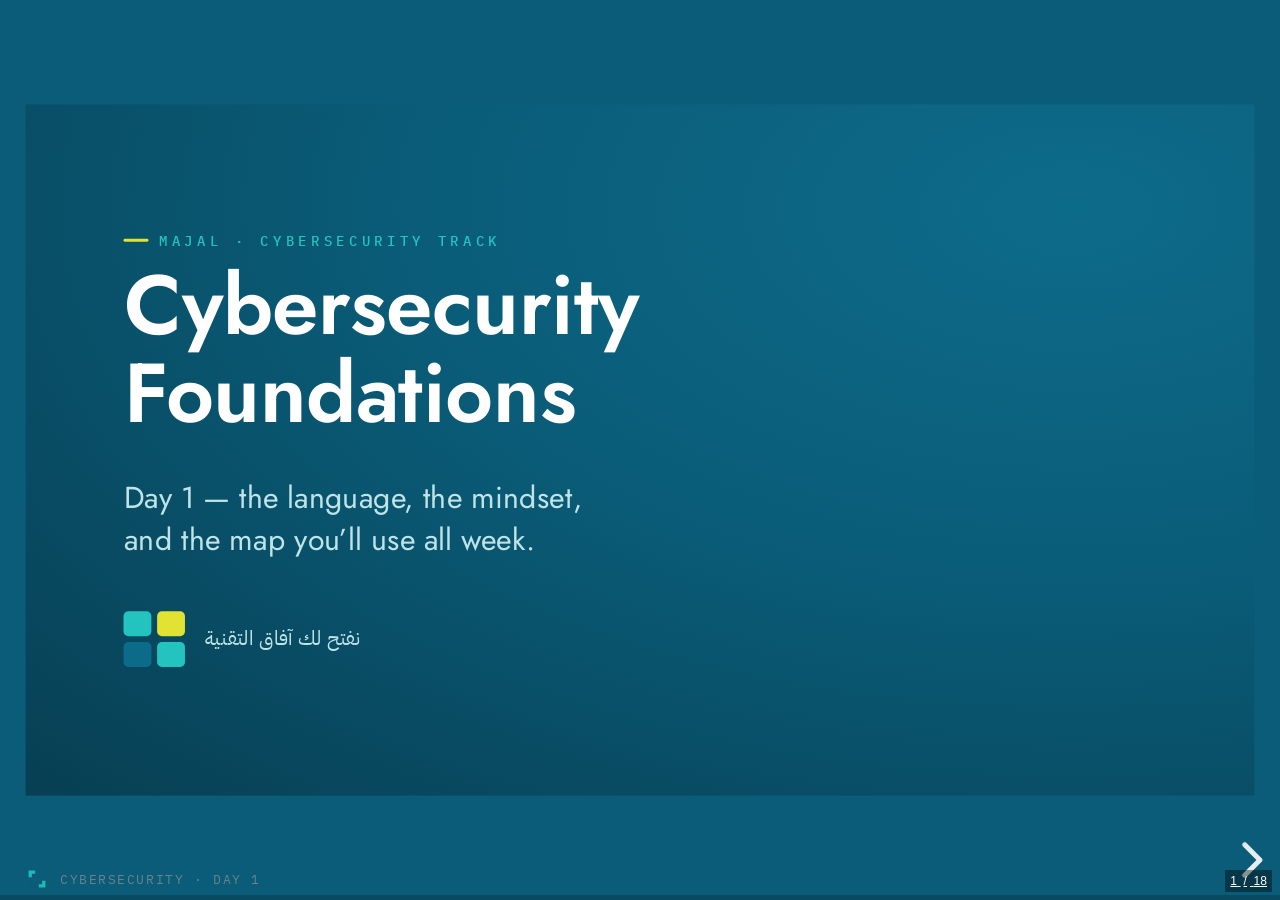
<file: index.html>
<!DOCTYPE html>
<html lang="en">
<head>
<meta charset="utf-8">
<meta name="viewport" content="width=device-width,initial-scale=1">
<title>Cybersecurity Foundations · Day 1 — Majal</title>
<link rel="icon" href="assets/majal-mark.svg">
<link rel="stylesheet" href="lib/reset.css">
<link rel="stylesheet" href="lib/reveal.css">
<link rel="stylesheet" href="lib/plugin/highlight/monokai.css">
<link rel="stylesheet" href="css/theme.css">
</head>
<body>
<div class="reveal">
  <div class="slides">

    <!-- ============ 0 · TITLE ============ -->
    <section class="divider" data-background-color="#0A5C78">
      <div class="divwrap">
        <div class="eyebrow">Majal · Cybersecurity Track</div>
        <h1 style="font-size:2.9em">Cybersecurity<br>Foundations</h1>
        <p class="lead" style="margin-top:.3em">Day 1 — the language, the mindset, and the map you’ll use all week.</p>
        <div style="display:flex;align-items:center;gap:20px;margin-top:34px">
          <div class="arrows"><i></i><i></i><i></i><i></i></div>
          <div style="font-family:var(--font-ar);direction:rtl;color:#bfe4e8;font-size:.7em">نفتح لك آفاق التقنية</div>
        </div>
      </div>
      <aside class="notes">Welcome. Today is foundations + two artifacts we build on for the rest of the week: the attack-lifecycle map and the ATT&CK board.</aside>
    </section>

    <!-- ============ 0b · HOW THE WEEK WORKS ============ -->
    <section>
      <div class="eyebrow">Read me first</div>
      <h2>How this week fits together</h2>
      <div class="grid g3" style="margin-top:22px">
        <div class="card fragment fade-up"><div class="ic">🧭</div><h3>Today: foundations</h3><p class="muted" style="font-size:.68em">Five ideas that everything else hangs off — CIA, threat actors, attack surface, the kill chain, ATT&CK.</p></div>
        <div class="card fragment fade-up"><div class="ic">🗺️</div><h3>The map</h3><p class="muted" style="font-size:.68em">The 8-stage attack lifecycle. We start it today and <em>fill it in every day</em> with each new attack we study.</p></div>
        <div class="card fragment fade-up"><div class="ic">🏷️</div><h3>The board</h3><p class="muted" style="font-size:.68em">MITRE ATT&CK — our shared vocabulary. Every attack Days 2–5 gets <em>tagged</em> onto it.</p></div>
      </div>
      <p class="fragment fade-up" style="margin-top:24px;font-size:.72em"><span class="chip">the thread</span> &nbsp;By Friday, the map and the board tell the whole story of everything we broke into and defended.</p>
    </section>

    <!-- ============ 1 · CIA ============ -->
    <section class="divider" data-background-color="#0A5C78">
      <div class="divwrap">
        <div class="eyebrow">Foundation 01</div>
        <h2 style="font-size:2.3em">The CIA triad</h2>
        <p class="lead">Three promises every system makes — and constantly trades off.</p>
      </div>
    </section>

    <section>
      <div class="eyebrow">What we protect</div>
      <h2>Confidentiality · Integrity · Availability</h2>
      <div class="grid g3" style="margin-top:22px">
        <div class="card fragment fade-up"><div class="ic">🔒</div><h3>Confidentiality</h3><p class="muted" style="font-size:.66em">Only the right people can see it. Broken by leaks, snooping, stolen data.</p></div>
        <div class="card fragment fade-up"><div class="ic">✅</div><h3>Integrity</h3><p class="muted" style="font-size:.66em">The data is correct and untampered. Broken by fraud, corruption, silent edits.</p></div>
        <div class="card fragment fade-up"><div class="ic">⚡</div><h3>Availability</h3><p class="muted" style="font-size:.66em">It’s there when you need it. Broken by outages, DDoS, ransomware.</p></div>
      </div>
      <p class="fragment fade-up" style="margin-top:26px;font-size:.74em">Security isn’t maxing all three — it’s <strong>balancing</strong> them for the situation. Let’s feel that tension.</p>
      <aside class="notes">Don’t define and move on — the next slide lets them manipulate the trade-off directly.</aside>
    </section>

    <section>
      <div class="eyebrow">Try it · balance the dials</div>
      <h2 style="font-size:1.4em">The tension console</h2>
      <div id="cia-console">
        <div class="scenario">Scenario: a hospital <b>ER records system</b>. Doctors must reach records <b>instantly</b>, records must be <b>trustworthy</b>, and patient privacy still matters. Tune the dials to keep all three healthy.</div>
        <div class="cia">
          <div class="dials">
            <div class="dial">
              <div class="dhead"><span class="dname">Confidentiality <span>lockdown</span></span><span class="dval" id="cia-cv">50</span></div>
              <input type="range" id="cia-c" min="0" max="100" value="50">
            </div>
            <div class="dial">
              <div class="dhead"><span class="dname">Integrity <span>verification</span></span><span class="dval" id="cia-iv">50</span></div>
              <input type="range" id="cia-i" min="0" max="100" value="50">
            </div>
            <div class="dial">
              <div class="dhead"><span class="dname">Availability <span>openness</span></span><span class="dval" id="cia-av">50</span></div>
              <input type="range" id="cia-a" min="0" max="100" value="50">
            </div>
          </div>
          <div class="readout">
            <h3>How the ER actually fares</h3>
            <div class="gauge" id="g-c"><div class="lbl"><span>Confidentiality</span><b>0</b></div><div class="bar"><i></i></div></div>
            <div class="gauge" id="g-i"><div class="lbl"><span>Integrity</span><b>0</b></div><div class="bar"><i></i></div></div>
            <div class="gauge" id="g-a"><div class="lbl"><span>Availability</span><b>0</b></div><div class="bar"><i></i></div></div>
            <div class="verdict" id="cia-verdict">Move a dial to begin.</div>
          </div>
        </div>
      </div>
      <aside class="notes">Push confidentiality to 100 → availability collapses (heavy access control slows real doctors). The lesson is the trade-off, not a “right” answer. Green = meets the ER’s need.</aside>
    </section>

    <!-- ============ 2 · THREAT ACTORS ============ -->
    <section class="divider" data-background-color="#0A5C78">
      <div class="divwrap">
        <div class="eyebrow">Foundation 02</div>
        <h2 style="font-size:2.3em">Who’s attacking — and why</h2>
        <p class="lead">Motive shapes method. Read the motive and you can predict the move.</p>
      </div>
    </section>

    <section>
      <div class="eyebrow">The line-up</div>
      <h2>Five kinds of adversary</h2>
      <div class="grid g3" style="margin-top:18px">
        <div class="card fragment fade-up"><div class="ic">🧑‍💻</div><h3>Script kiddie</h3><p class="tiny">Motive: <em>ego, thrill.</em> Off-the-shelf tools, noisy, low skill.</p></div>
        <div class="card fragment fade-up"><div class="ic">📣</div><h3>Hacktivist</h3><p class="tiny">Motive: <em>ideology.</em> Wants a message seen — defacement, leaks.</p></div>
        <div class="card fragment fade-up"><div class="ic">💰</div><h3>Cybercriminal</h3><p class="tiny">Motive: <em>money.</em> Ransomware, fraud, data for sale.</p></div>
        <div class="card fragment fade-up"><div class="ic">🎫</div><h3>Insider</h3><p class="tiny">Motive: <em>revenge, greed.</em> Already has legitimate access.</p></div>
        <div class="card fragment fade-up"><div class="ic">🛰️</div><h3>Nation-state / APT</h3><p class="tiny">Motive: <em>espionage.</em> Patient, stealthy, well-funded.</p></div>
        <div class="card fragment fade-up" style="background:color-mix(in srgb,var(--teal) 12%,white);border-style:dashed"><div class="ic">🔍</div><h3>Your job</h3><p class="tiny">Given the evidence — <em>whodunit?</em></p></div>
      </div>
    </section>

    <section>
      <div class="eyebrow">Try it · run the investigation</div>
      <h2 style="font-size:1.4em">Whodunit</h2>
      <div id="investigation">
        <div class="case">
          <div class="file">
            <div class="casetitle" id="case-title">Case</div>
            <ul class="clues" id="case-clues"></ul>
            <div style="display:flex;gap:10px;margin-top:10px">
              <button class="btn" id="case-next">Reveal first clue →</button>
              <button class="btn ghost" id="case-new">New case ↻</button>
            </div>
          </div>
          <div>
            <div class="suspects" id="case-suspects"></div>
            <div class="cverdict" id="case-verdict">Reveal the clues, watch suspects drop out, then name your culprit.</div>
          </div>
        </div>
      </div>
      <aside class="notes">Reveal clues one at a time; suspects dim as they’re ruled out. Let students argue before accusing. Three cases: hacktivist, nation-state, insider.</aside>
    </section>

    <!-- ============ 3 · ATTACK SURFACE ============ -->
    <section class="divider" data-background-color="#0A5C78">
      <div class="divwrap">
        <div class="eyebrow">Foundation 03</div>
        <h2 style="font-size:2.3em">The attack surface</h2>
        <p class="lead">Every door, window, and vent an attacker could try. It’s always bigger than you think.</p>
      </div>
    </section>

    <section>
      <div class="eyebrow">Try it · guess, then look</div>
      <h2 style="font-size:1.4em">How many ways in?</h2>
      <div id="attack-surface">
        <div class="surface">
          <div class="askbox">
            <p style="font-size:.72em">Picture one <strong>small</strong> retail company. How many different ways could an attacker get in?</p>
            <div class="guessin">
              <input type="number" id="surf-guess" min="1" max="99" placeholder="?">
              <button class="btn" id="surf-go">Reveal the surface</button>
            </div>
            <div class="counter"><span id="surf-count">0</span><small>ways in found</small></div>
            <p class="tiny" id="surf-cap" style="margin-top:14px">Your guess vs. reality shows up here.</p>
            <div class="legend">
              <span><i style="background:var(--teal)"></i>Digital</span>
              <span><i style="background:var(--yellow)"></i>Human</span>
              <span><i style="background:#e07a3a"></i>Physical</span>
              <span><i style="background:#9a66ff"></i>Social</span>
            </div>
          </div>
          <div class="field" id="surf-field"></div>
        </div>
      </div>
      <p class="fragment fade-up" style="font-size:.7em;margin-top:6px">Attackers don’t hit all of these at once — they move through them in a <strong>predictable order</strong>. That order is next.</p>
      <aside class="notes">Let them commit a number out loud first. The reveal explodes ~16 vectors across 4 categories. Punchline: this is a SMALL company.</aside>
    </section>

    <!-- ============ 4 · KILL CHAIN ============ -->
    <section class="divider" data-background-color="#0A5C78">
      <div class="divwrap">
        <div class="step-badge">recon → delivery → foothold → persistence → priv-esc → lateral → exfil → impact</div>
        <div class="eyebrow" style="margin-top:14px">Foundation 04 · the map</div>
        <h2 style="font-size:2.2em">The attack lifecycle</h2>
        <p class="lead">Almost every intrusion follows the same 8 steps. Learn the steps → know where to look, and where to break the chain.</p>
      </div>
    </section>

    <section>
      <div class="eyebrow">The eight stages</div>
      <h2 style="font-size:1.4em">One chain, eight links</h2>
      <div class="grid g4" style="grid-template-columns:repeat(4,1fr);gap:14px;margin-top:20px">
        <div class="card fragment fade-up" style="padding:14px"><div class="sn mono" style="color:var(--teal-deep);font-size:.6em">01</div><h3 style="font-size:.9em">Recon</h3><p class="tiny">Study the target.</p></div>
        <div class="card fragment fade-up" style="padding:14px"><div class="sn mono" style="color:var(--teal-deep);font-size:.6em">02</div><h3 style="font-size:.9em">Delivery</h3><p class="tiny">Get the payload in.</p></div>
        <div class="card fragment fade-up" style="padding:14px"><div class="sn mono" style="color:var(--teal-deep);font-size:.6em">03</div><h3 style="font-size:.9em">Foothold</h3><p class="tiny">Code runs; first access.</p></div>
        <div class="card fragment fade-up" style="padding:14px"><div class="sn mono" style="color:var(--teal-deep);font-size:.6em">04</div><h3 style="font-size:.9em">Persistence</h3><p class="tiny">Survive a reboot.</p></div>
        <div class="card fragment fade-up" style="padding:14px"><div class="sn mono" style="color:var(--teal-deep);font-size:.6em">05</div><h3 style="font-size:.9em">Priv-esc</h3><p class="tiny">Gain more power.</p></div>
        <div class="card fragment fade-up" style="padding:14px"><div class="sn mono" style="color:var(--teal-deep);font-size:.6em">06</div><h3 style="font-size:.9em">Lateral</h3><p class="tiny">Spread across the network.</p></div>
        <div class="card fragment fade-up" style="padding:14px"><div class="sn mono" style="color:var(--teal-deep);font-size:.6em">07</div><h3 style="font-size:.9em">Exfiltration</h3><p class="tiny">Steal data out.</p></div>
        <div class="card fragment fade-up" style="padding:14px;background:color-mix(in srgb,var(--yellow) 20%,white)"><div class="sn mono" style="color:var(--teal-deep);font-size:.6em">08</div><h3 style="font-size:.9em">Impact</h3><p class="tiny">The damage / payoff.</p></div>
      </div>
      <p class="fragment fade-up" style="margin-top:22px;font-size:.72em">Defender’s secret: <strong>you only have to break one link.</strong> Let’s walk a real attack down the chain.</p>
    </section>

    <section data-background-color="#eef4f5">
      <div class="eyebrow">The map · walk it, then fill it in all week</div>
      <div class="frame-wrap"><iframe src="components/killchain-map.html" title="Attack lifecycle map"></iframe></div>
      <p class="framehint">▶ “Walk the attack” plays the Day-1 example · click any stage to edit · “+ New day” starts a fresh map for Days 2–5 (saved in your browser).</p>
      <aside class="notes">Hit “Walk the attack” to play the retail intrusion stage by stage. This same tool reopens every day — each new attack becomes a new case that persists.</aside>
    </section>

    <!-- ============ 5 · MITRE ATT&CK ============ -->
    <section class="divider" data-background-color="#0A5C78">
      <div class="divwrap">
        <div class="eyebrow">Foundation 05 · the board</div>
        <h2 style="font-size:2.2em">MITRE ATT&CK</h2>
        <p class="lead">The shared vocabulary that lets every analyst on Earth describe an attack the exact same way.</p>
      </div>
    </section>

    <section>
      <div class="eyebrow">Why a shared vocabulary</div>
      <h2>“They ran a script” vs. <span class="tid">T1059</span></h2>
      <div class="grid g2" style="margin-top:20px">
        <div class="card fragment fade-up"><h3>Without it</h3><p class="muted" style="font-size:.68em">Everyone describes the same move differently. Reports don’t line up, tools don’t agree, knowledge doesn’t transfer.</p></div>
        <div class="card fragment fade-up" style="border-color:var(--teal)"><h3>With ATT&CK</h3><p class="muted" style="font-size:.68em">Every technique has an ID and a definition. <span class="tid">T1566</span> means “phishing” to <em>everyone</em> — SOCs, vendors, threat reports.</p></div>
      </div>
      <p class="fragment fade-up" style="margin-top:22px;font-size:.72em"><strong>Tactics</strong> = the attacker’s goal (the <em>why</em>). &nbsp;<strong>Techniques</strong> = how they achieve it (the <em>how</em>), each with an ID like <span class="tid">T1566</span>.</p>
      <aside class="notes">Keep it concrete. Tactic = column = goal. Technique = the ID inside it. The board on the next slide is explorable + it’s our weekly tagging surface.</aside>
    </section>

    <section data-background-color="#eef4f5">
      <div class="eyebrow">The board · explore, then tag every attack</div>
      <div class="frame-wrap"><iframe src="components/attack-board.html" title="MITRE ATT&CK board"></iframe></div>
      <p class="framehint">Hover a technique for its meaning · click to tag it for the selected day · Day 1 is pre-tagged from the attack we just walked. Coverage builds all week.</p>
      <aside class="notes">Day 1 already carries the retail intrusion’s techniques — the same ones from the map. Days 2–5, switch the day and tag each new attack. The dots show the week’s coverage growing.</aside>
    </section>

    <section>
      <div class="eyebrow">The click</div>
      <h2 style="font-size:1.5em">The map and the board are the same story</h2>
      <table class="maptable" style="margin-top:14px">
        <tr><td>Recon</td><td class="arrow">→</td><td>Reconnaissance &nbsp;<span class="tid">T1589</span></td></tr>
        <tr><td>Delivery</td><td class="arrow">→</td><td>Initial Access · Phishing &nbsp;<span class="tid">T1566</span></td></tr>
        <tr><td>Foothold</td><td class="arrow">→</td><td>Execution &nbsp;<span class="tid">T1059</span> / <span class="tid">T1204</span></td></tr>
        <tr><td>Persistence</td><td class="arrow">→</td><td>Persistence · Scheduled Task &nbsp;<span class="tid">T1053</span></td></tr>
        <tr><td>Priv-esc → Lateral</td><td class="arrow">→</td><td>Priv Esc / Lateral Movement &nbsp;<span class="tid">T1078</span> · <span class="tid">T1021</span></td></tr>
        <tr><td>Exfiltration → Impact</td><td class="arrow">→</td><td>Exfiltration / Impact &nbsp;<span class="tid">T1041</span> · <span class="tid">T1486</span></td></tr>
      </table>
      <p style="margin-top:16px;font-size:.7em">The <strong>map</strong> gives you the story’s shape. The <strong>board</strong> gives every beat a precise name.</p>
    </section>

    <!-- ============ 6 · WRAP ============ -->
    <section class="divider" data-background-color="#0A5C78">
      <div class="divwrap">
        <div class="eyebrow">Day 1 · wrap</div>
        <h2 style="font-size:2em">You now have the whole toolkit</h2>
        <ul style="font-size:.8em;color:#cbe9ec;line-height:1.7;list-style:none;padding:0;margin:.4em 0">
          <li>⬦ <strong style="color:#fff">CIA</strong> — what we protect, and its trade-offs</li>
          <li>⬦ <strong style="color:#fff">Threat actors</strong> — read the motive, predict the move</li>
          <li>⬦ <strong style="color:#fff">Attack surface</strong> — every door counts</li>
          <li>⬦ <strong style="color:#fff">The map</strong> — 8 stages, break one link</li>
          <li>⬦ <strong style="color:#fff">ATT&CK</strong> — one shared language for all of it</li>
        </ul>
        <div style="display:flex;align-items:center;gap:18px;margin-top:22px">
          <div class="arrows"><i></i><i></i><i></i><i></i></div>
          <p class="lead" style="margin:0;color:#bfe4e8">Tomorrow: our first real attack — onto the map, onto the board.</p>
        </div>
      </div>
      <aside class="notes">Leave the map and board open as you close. They are the spine of Days 2–5.</aside>
    </section>

  </div>
</div>

<div class="brand-footer">
  <span style="display:flex;align-items:center;gap:12px"><img src="assets/majal-mark.svg" alt="Majal"> Cybersecurity · Day 1</span>
</div>

<script src="lib/reveal.js"></script>
<script src="lib/plugin/highlight/highlight.js"></script>
<script src="lib/plugin/notes/notes.js"></script>
<script src="lib/plugin/zoom/zoom.js"></script>
<script src="lib/confetti.js"></script>
<script src="js/interactions.js"></script>
<script>
  const deck = new Reveal({
    width: 1280, height: 720, margin: 0.04,
    minScale: 0.2, maxScale: 1.6,
    hash: true, slideNumber: 'c/t', transition: 'slide', transitionSpeed: 'default',
    plugins: [ RevealHighlight, RevealNotes, RevealZoom ]
  });
  deck.initialize().then(()=>{ if(window.MajalInteractions) window.MajalInteractions.boot(); });
  // safety: (re)boot interactions when their slides come into view
  deck.on('slidechanged', ()=>{ if(window.MajalInteractions) window.MajalInteractions.boot(); });
</script>
</body>
</html>
</file>
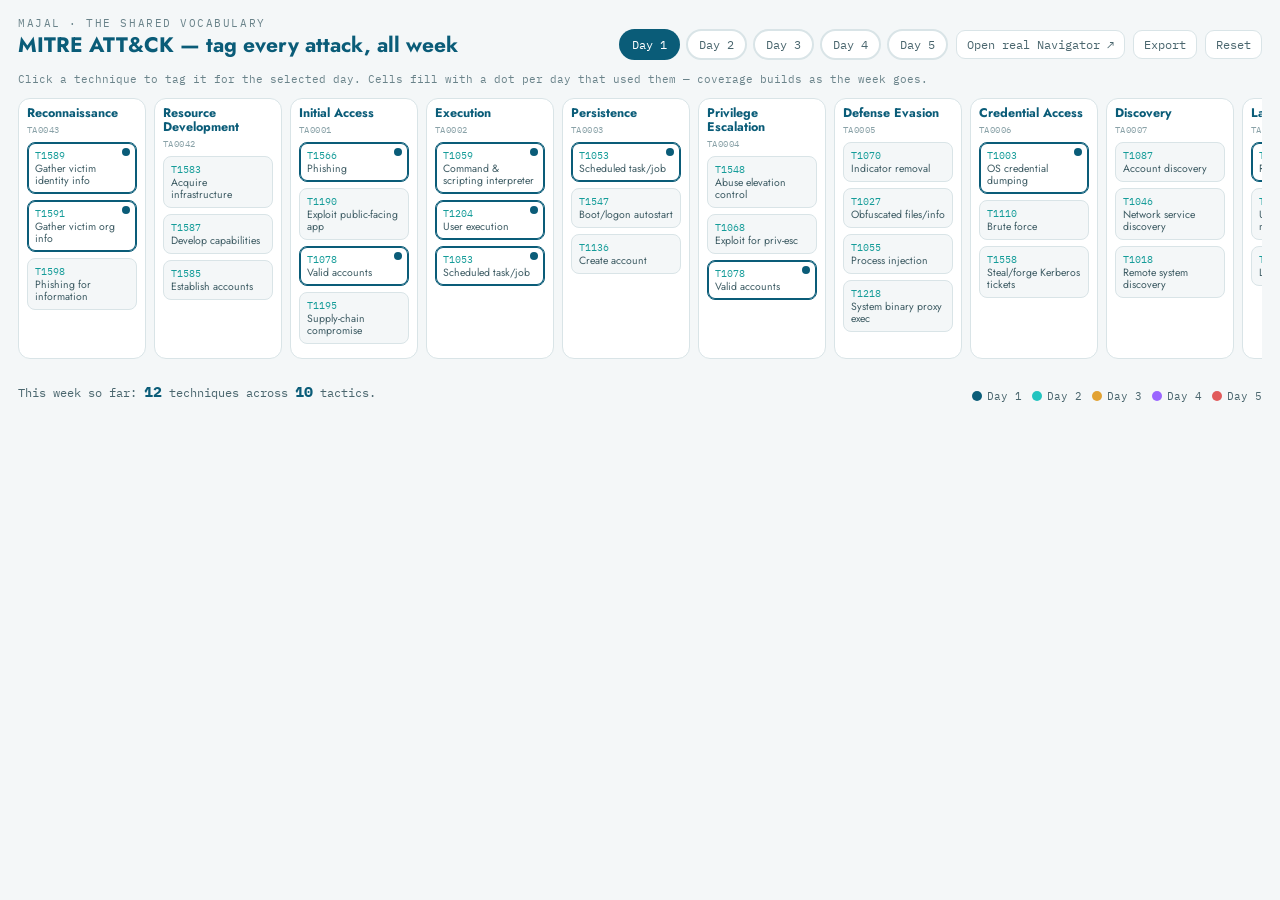
<file: components/attack-board.html>
<!DOCTYPE html>
<html lang="en">
<head>
<meta charset="utf-8">
<meta name="viewport" content="width=device-width,initial-scale=1">
<title>ATT&CK Board · Majal</title>
<link rel="stylesheet" href="../css/theme.css">
<style>
  html,body{ margin:0; background:var(--paper); color:var(--ink); font-family:var(--font-body); }
  .wrap{ padding:16px 18px 26px; }
  .top{ display:flex; justify-content:space-between; align-items:flex-end; gap:12px; flex-wrap:wrap; margin-bottom:12px;}
  .top h1{ font-family:var(--font-display); color:var(--petrol); font-size:21px; margin:0;}
  .top .sub{ font-family:var(--font-mono); font-size:11px; letter-spacing:.14em; color:#6a838a; text-transform:uppercase;}
  .controls{ display:flex; gap:8px; align-items:center; flex-wrap:wrap;}
  .days{ display:flex; gap:6px; }
  .day{ font-family:var(--font-mono); font-size:12px; padding:6px 11px; border-radius:999px; border:2px solid var(--line);
    background:#fff; cursor:pointer; color:#4a666e; }
  .day.on{ color:#fff; border-color:transparent; }
  .toolbtn{ font-family:var(--font-mono); font-size:12px; border:1px solid var(--line); background:#fff; color:#4a666e;
    border-radius:9px; padding:6px 10px; cursor:pointer; text-decoration:none;}
  .toolbtn:hover{ border-color:var(--teal); color:var(--teal-deep); }

  .matrix{ display:grid; grid-auto-flow:column; grid-auto-columns:minmax(128px,1fr); gap:8px; overflow-x:auto; padding-bottom:8px;}
  .col{ background:#fff; border:1px solid var(--line); border-radius:12px; padding:8px; }
  .col h4{ margin:0 0 3px; font-family:var(--font-display); font-size:12.5px; color:var(--petrol); line-height:1.1;}
  .col .tac{ font-family:var(--font-mono); font-size:9px; color:#8aa2a8; letter-spacing:.05em; margin-bottom:7px;}
  .tech{ position:relative; border:1px solid var(--line); border-radius:8px; padding:6px 7px; margin-bottom:6px; cursor:pointer;
    transition:.15s; background:var(--paper); }
  .tech:hover{ border-color:var(--teal); }
  .tech .tid{ font-family:var(--font-mono); font-size:10px; color:var(--teal-deep); background:transparent; border:0; padding:0;}
  .tech .tnm{ font-size:10.5px; color:#3d5b63; line-height:1.15; margin-top:1px;}
  .tech .dots{ position:absolute; top:5px; right:6px; display:flex; gap:3px; }
  .tech .dots i{ width:8px; height:8px; border-radius:50%; }
  .tech.tagged{ background:#fff; border-color:var(--petrol); box-shadow:inset 0 0 0 1px var(--petrol);}

  .footbar{ display:flex; justify-content:space-between; align-items:center; margin-top:12px; gap:12px; flex-wrap:wrap;}
  .cover{ font-family:var(--font-mono); font-size:12px; color:#4a666e; }
  .cover b{ color:var(--petrol); font-size:15px; }
  .legend{ display:flex; gap:10px; flex-wrap:wrap; font-family:var(--font-mono); font-size:11px; color:#4a666e;}
  .legend span{ display:flex; align-items:center; gap:5px; }
  .legend i{ width:10px;height:10px;border-radius:50%; }

  .tip{ position:fixed; pointer-events:none; background:var(--petrol); color:#eaf6f8; font-size:12px; line-height:1.35;
    padding:8px 11px; border-radius:9px; max-width:240px; box-shadow:var(--shadow); opacity:0; transition:.12s; z-index:50;}
  .hintline{ font-family:var(--font-mono); font-size:11px; color:#6a838a; margin:2px 0 12px;}
</style>
</head>
<body>
<div class="wrap">
  <div class="top">
    <div>
      <div class="sub">Majal · the shared vocabulary</div>
      <h1>MITRE ATT&CK — tag every attack, all week</h1>
    </div>
    <div class="controls">
      <div class="days" id="days"></div>
      <a class="toolbtn" href="https://mitre-attack.github.io/attack-navigator/" target="_blank" rel="noopener">Open real Navigator ↗</a>
      <button class="toolbtn" id="export">Export</button>
      <button class="toolbtn" id="reset">Reset</button>
    </div>
  </div>
  <div class="hintline">Click a technique to tag it for the selected day. Cells fill with a dot per day that used them — coverage builds as the week goes.</div>

  <div class="matrix" id="matrix"></div>

  <div class="footbar">
    <div class="cover">This week so far: <b id="cov-tech">0</b> techniques across <b id="cov-tac">0</b> tactics.</div>
    <div class="legend" id="legend"></div>
  </div>
</div>
<div class="tip" id="tip"></div>

<script src="../lib/confetti.js"></script>
<script>
(function(){
  const $=(s,r=document)=>r.querySelector(s), $$=(s,r=document)=>[...r.querySelectorAll(s)];
  const KEY='majal.attackboard.v1';
  const DAY_COLORS=['#0A5C78','#23C4C0','#E2A233','#9a66ff','#e15b5b'];
  const DAYS=['Day 1','Day 2','Day 3','Day 4','Day 5'];

  // Curated enterprise matrix (subset — real IDs + one-line descriptions)
  const TACTICS=[
    {id:'TA0043',n:'Reconnaissance',t:[
      ['T1589','Gather victim identity info','Harvest emails, names, roles (e.g. from LinkedIn).'],
      ['T1591','Gather victim org info','Learn structure, business relationships, tech in use.'],
      ['T1598','Phishing for information','Trick targets into revealing details.']]},
    {id:'TA0042',n:'Resource Development',t:[
      ['T1583','Acquire infrastructure','Register domains / servers for the operation.'],
      ['T1587','Develop capabilities','Build malware, exploits, certificates.'],
      ['T1585','Establish accounts','Create fake personas / accounts.']]},
    {id:'TA0001',n:'Initial Access',t:[
      ['T1566','Phishing','Malicious email/link/attachment to get in.'],
      ['T1190','Exploit public-facing app','Attack an internet-exposed service.'],
      ['T1078','Valid accounts','Log in with stolen legitimate credentials.'],
      ['T1195','Supply-chain compromise','Get in via a trusted vendor/software.']]},
    {id:'TA0002',n:'Execution',t:[
      ['T1059','Command & scripting interpreter','Run PowerShell/Bash/JS commands.'],
      ['T1204','User execution','User opens the malicious file/link.'],
      ['T1053','Scheduled task/job','Use the scheduler to run code.']]},
    {id:'TA0003',n:'Persistence',t:[
      ['T1053','Scheduled task/job','Re-run after reboot via scheduler.'],
      ['T1547','Boot/logon autostart','Run automatically at startup/login.'],
      ['T1136','Create account','Add a hidden account to keep access.']]},
    {id:'TA0004',n:'Privilege Escalation',t:[
      ['T1548','Abuse elevation control','Bypass UAC/sudo to gain rights.'],
      ['T1068','Exploit for priv-esc','Use a vuln to get higher privileges.'],
      ['T1078','Valid accounts','Reuse admin creds for more power.']]},
    {id:'TA0005',n:'Defense Evasion',t:[
      ['T1070','Indicator removal','Delete logs / artifacts to hide.'],
      ['T1027','Obfuscated files/info','Encode or pack payloads.'],
      ['T1055','Process injection','Hide code inside a legit process.'],
      ['T1218','System binary proxy exec','Abuse trusted binaries (LOLBins).']]},
    {id:'TA0006',n:'Credential Access',t:[
      ['T1003','OS credential dumping','Pull passwords/hashes from memory.'],
      ['T1110','Brute force','Guess passwords at scale.'],
      ['T1558','Steal/forge Kerberos tickets','Kerberoasting, golden tickets.']]},
    {id:'TA0007',n:'Discovery',t:[
      ['T1087','Account discovery','Enumerate users and groups.'],
      ['T1046','Network service discovery','Scan for services / open ports.'],
      ['T1018','Remote system discovery','Map other machines on the network.']]},
    {id:'TA0008',n:'Lateral Movement',t:[
      ['T1021','Remote services','Move via RDP/SMB/SSH.'],
      ['T1550','Use alternate auth material','Pass-the-hash / ticket.'],
      ['T1570','Lateral tool transfer','Copy tools between machines.']]},
    {id:'TA0009',n:'Collection',t:[
      ['T1560','Archive collected data','Zip/encrypt data before theft.'],
      ['T1005','Data from local system','Grab files from the host.'],
      ['T1114','Email collection','Harvest mailboxes.']]},
    {id:'TA0011',n:'Command & Control',t:[
      ['T1071','Application-layer protocol','C2 over HTTP/DNS to blend in.'],
      ['T1105','Ingress tool transfer','Download more tools from C2.'],
      ['T1573','Encrypted channel','Hide C2 traffic with encryption.']]},
    {id:'TA0010',n:'Exfiltration',t:[
      ['T1041','Exfiltration over C2','Send data back through the C2 channel.'],
      ['T1567','Exfil over web service','Upload to cloud storage.'],
      ['T1048','Exfil over alt protocol','Sneak data out via DNS/FTP.']]},
    {id:'TA0040',n:'Impact',t:[
      ['T1486','Data encrypted for impact','Ransomware encryption.'],
      ['T1490','Inhibit system recovery','Delete backups / shadow copies.'],
      ['T1485','Data destruction','Wipe systems / data.']]}
  ];

  // state: { cur:0, tags: { "T1566": [0,2], ... } }  (values = day indices)
  function load(){
    let d; try{ d=JSON.parse(localStorage.getItem(KEY)); }catch(e){}
    if(!d||!d.tags){
      // Day-1 seed matches the kill-chain sample so the two artifacts connect
      const seed=['T1589','T1591','T1566','T1204','T1059','T1053','T1003','T1078','T1021','T1560','T1041','T1486'];
      d={cur:0, tags:{}}; seed.forEach(t=> d.tags[t]=[0]); save(d);
    }
    return d;
  }
  function save(d){ try{ localStorage.setItem(KEY,JSON.stringify(d)); }catch(e){} }
  let data=load();

  function renderDays(){
    $('#days').innerHTML=DAYS.map((d,i)=>
      `<button class="day ${i===data.cur?'on':''}" data-i="${i}"
        style="${i===data.cur?`background:${DAY_COLORS[i]}`:''}">${d}</button>`).join('');
    $$('#days .day').forEach(b=> b.onclick=()=>{ data.cur=+b.dataset.i; save(data); renderDays(); renderMatrix(); });
    $('#legend').innerHTML=DAYS.map((d,i)=>`<span><i style="background:${DAY_COLORS[i]}"></i>${d}</span>`).join('');
  }

  function renderMatrix(){
    $('#matrix').innerHTML=TACTICS.map(tac=>
      `<div class="col"><h4>${tac.n}</h4><div class="tac">${tac.id}</div>${
        tac.t.map(([id,nm,desc])=>{
          const days=data.tags[id]||[];
          const tagged=days.includes(data.cur);
          return `<div class="tech ${tagged?'tagged':''}" data-id="${id}" data-desc="${nm}: ${desc}">
            <div class="dots">${days.map(dy=>`<i style="background:${DAY_COLORS[dy]}"></i>`).join('')}</div>
            <div class="tid">${id}</div><div class="tnm">${nm}</div></div>`;
        }).join('')
      }</div>`).join('');
    $$('.tech').forEach(el=>{
      el.onclick=()=>toggle(el.dataset.id);
      el.onmousemove=e=>tip(e,el.dataset.desc);
      el.onmouseleave=()=>{ $('#tip').style.opacity=0; };
    });
    updateCoverage();
  }
  function toggle(id){
    const arr=data.tags[id]||[];
    const i=arr.indexOf(data.cur);
    if(i>=0) arr.splice(i,1); else { arr.push(data.cur);
      if(window.confetti) confetti({particleCount:22,spread:45,scalar:.7,colors:[DAY_COLORS[data.cur],'#E2E233']}); }
    if(arr.length) data.tags[id]=arr; else delete data.tags[id];
    save(data); renderMatrix();
  }
  function updateCoverage(){
    const ids=Object.keys(data.tags);
    $('#cov-tech').textContent=ids.length;
    const tacs=new Set();
    TACTICS.forEach(tac=> tac.t.forEach(([id])=>{ if(data.tags[id]) tacs.add(tac.id); }));
    $('#cov-tac').textContent=tacs.size;
  }
  function tip(e,txt){ const t=$('#tip'); t.textContent=txt; t.style.opacity=1;
    t.style.left=Math.min(e.clientX+12, innerWidth-260)+'px'; t.style.top=(e.clientY+14)+'px'; }

  $('#reset').onclick=()=>{ if(confirm('Clear all tags for the week?')){ localStorage.removeItem(KEY); data=load(); renderDays(); renderMatrix(); } };
  $('#export').onclick=()=>{ const blob=new Blob([JSON.stringify(data,null,2)],{type:'application/json'});
    const a=document.createElement('a'); a.href=URL.createObjectURL(blob); a.download='majal-attack-board.json'; a.click(); };

  renderDays(); renderMatrix();
})();
</script>
</body>
</html>
</file>
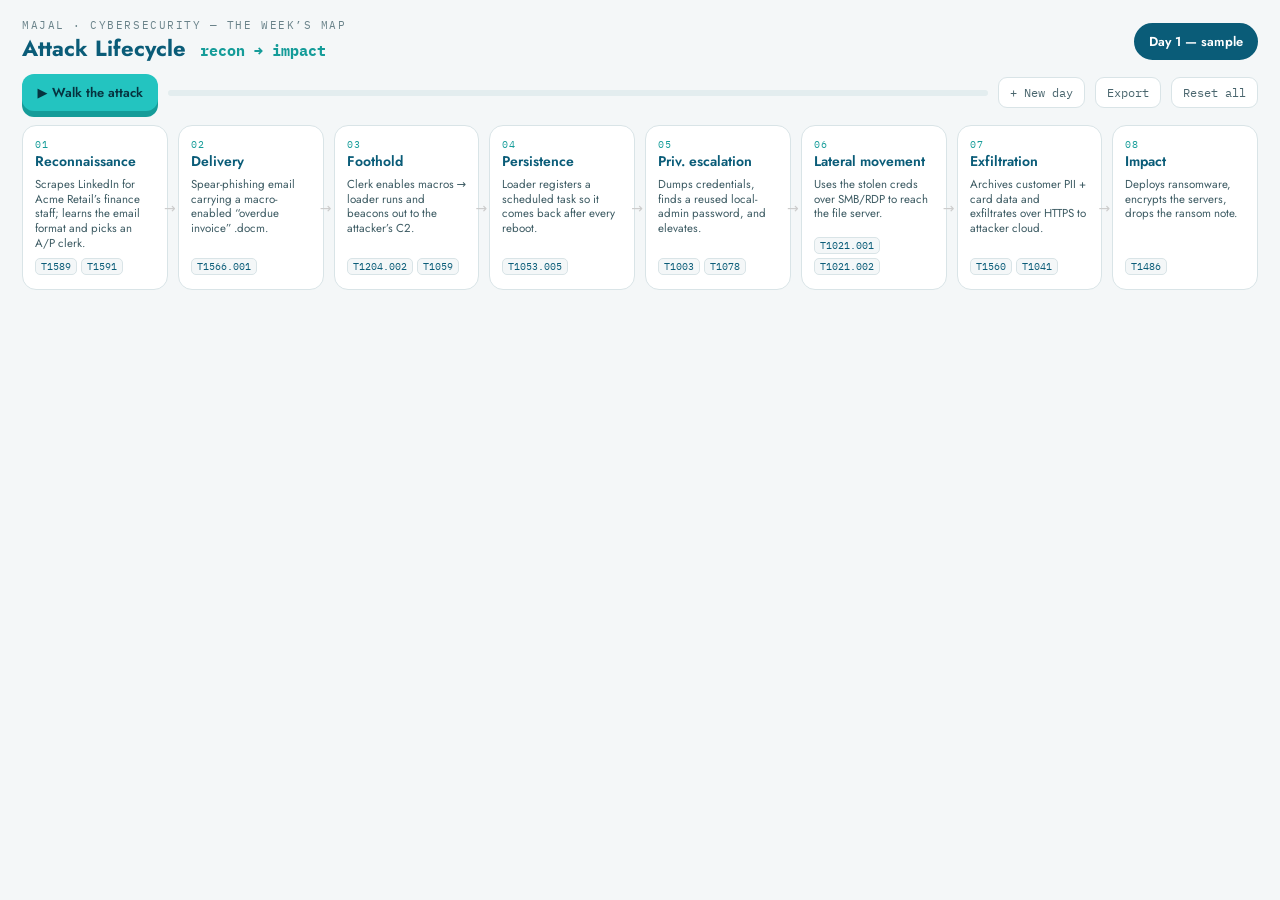
<file: components/killchain-map.html>
<!DOCTYPE html>
<html lang="en">
<head>
<meta charset="utf-8">
<meta name="viewport" content="width=device-width,initial-scale=1">
<title>Attack Lifecycle Map · Majal</title>
<link rel="stylesheet" href="../css/theme.css">
<style>
  html,body{ margin:0; background:var(--paper); color:var(--ink); font-family:var(--font-body); }
  .wrap{ padding:18px 22px 26px; }
  .top{ display:flex; align-items:center; justify-content:space-between; gap:14px; flex-wrap:wrap; margin-bottom:10px;}
  .top h1{ font-family:var(--font-display); color:var(--petrol); font-size:22px; margin:0; }
  .top .sub{ font-family:var(--font-mono); font-size:11px; letter-spacing:.14em; color:#6a838a; text-transform:uppercase;}
  .cases{ display:flex; gap:8px; flex-wrap:wrap; align-items:center; }
  .casetab{ font-family:var(--font-display); font-weight:600; font-size:13px; padding:7px 13px; border-radius:999px;
    border:2px solid var(--line); background:#fff; color:var(--petrol); cursor:pointer; }
  .casetab.on{ background:var(--petrol); color:#fff; border-color:var(--petrol); }
  .toolbtn{ font-family:var(--font-mono); font-size:12px; border:1px solid var(--line); background:#fff; color:#4a666e;
    border-radius:9px; padding:7px 11px; cursor:pointer;}
  .toolbtn:hover{ border-color:var(--teal); color:var(--teal-deep); }

  /* spine */
  .spine{ display:grid; grid-template-columns:repeat(8,1fr); gap:10px; margin:14px 0; }
  .stage{ position:relative; background:#fff; border:1px solid var(--line); border-radius:14px; padding:12px 12px 14px;
    cursor:pointer; transition:.2s; min-height:132px; display:flex; flex-direction:column; }
  .stage:hover{ border-color:var(--teal); transform:translateY(-2px); box-shadow:var(--shadow-sm); }
  .stage.active{ border-color:var(--teal-deep); box-shadow:0 0 0 3px color-mix(in srgb,var(--teal) 30%,white); }
  .stage .sn{ font-family:var(--font-mono); font-size:10px; color:var(--teal-deep); letter-spacing:.1em; }
  .stage .st{ font-family:var(--font-display); font-weight:600; font-size:14px; color:var(--petrol); margin:3px 0 7px; line-height:1.1;}
  .stage .snote{ font-size:11.5px; line-height:1.3; color:#3d5b63; flex:1; overflow:hidden; }
  .stage.empty .snote{ color:#9fb3b8; font-style:italic; }
  .stage .stids{ display:flex; flex-wrap:wrap; gap:4px; margin-top:7px; }
  .stage .t{ font-family:var(--font-mono); font-size:9.5px; background:var(--paper); border:1px solid var(--line);
    border-radius:5px; padding:1px 5px; color:var(--petrol); }
  .stage .flow{ position:absolute; right:-9px; top:50%; transform:translateY(-50%); color:var(--gray); font-size:14px; z-index:2;}
  .stage:last-child .flow{ display:none; }
  .stage.lit{ animation:pop .5s ease; border-color:var(--yellow); box-shadow:0 0 0 3px color-mix(in srgb,var(--yellow) 45%,white);}
  @keyframes pop{ 0%{transform:scale(.96)} 55%{transform:scale(1.04)} 100%{transform:scale(1)} }

  /* editor */
  .editor{ background:#fff; border:1px solid var(--line); border-radius:16px; padding:16px 18px; box-shadow:var(--shadow-sm);
    display:none; }
  .editor.show{ display:block; }
  .editor h3{ margin:0 0 4px; color:var(--petrol); font-family:var(--font-display); font-size:16px;}
  .editor .cat{ font-family:var(--font-mono); font-size:11px; color:var(--teal-deep); letter-spacing:.08em; margin-bottom:10px;}
  .editor textarea{ width:100%; box-sizing:border-box; min-height:70px; border:1px solid var(--line); border-radius:10px;
    padding:10px 12px; font-family:var(--font-body); font-size:14px; resize:vertical; }
  .editor .row{ display:flex; gap:8px; margin-top:10px; align-items:center; flex-wrap:wrap;}
  .editor input[type=text]{ flex:1; min-width:160px; border:1px solid var(--line); border-radius:9px; padding:8px 10px;
    font-family:var(--font-mono); font-size:13px; }
  .editor .hint{ font-size:11px; color:#6a838a; margin-top:8px; font-family:var(--font-mono); }

  .walkbar{ display:flex; gap:10px; align-items:center; margin:6px 0 2px; }
  .prog{ flex:1; height:6px; background:#e3edef; border-radius:5px; overflow:hidden; }
  .prog>i{ display:block; height:100%; width:0; background:var(--teal); border-radius:5px; transition:width .35s;}
  @media (max-width:900px){ .spine{ grid-template-columns:repeat(2,1fr); } }
</style>
</head>
<body>
<div class="wrap">
  <div class="top">
    <div>
      <div class="sub">Majal · Cybersecurity — the week’s map</div>
      <h1>Attack Lifecycle &nbsp;<span style="color:var(--teal-deep);font-size:15px;font-family:var(--font-mono)">recon → impact</span></h1>
    </div>
    <div class="cases" id="cases"></div>
  </div>

  <div class="walkbar">
    <button class="btn" id="play" style="font-size:13px">▶ Walk the attack</button>
    <div class="prog"><i id="prog"></i></div>
    <button class="toolbtn" id="newcase">+ New day</button>
    <button class="toolbtn" id="export">Export</button>
    <button class="toolbtn" id="reset">Reset all</button>
  </div>

  <div class="spine" id="spine"></div>

  <div class="editor" id="editor">
    <div class="cat" id="ed-cat"></div>
    <h3 id="ed-title"></h3>
    <textarea id="ed-note" placeholder="What does the attacker do at this stage? (students fill this in)"></textarea>
    <div class="row">
      <input type="text" id="ed-tids" placeholder="ATT&CK IDs, comma-separated e.g. T1566.001, T1059">
      <button class="btn" id="ed-save" style="font-size:13px">Save stage</button>
    </div>
    <div class="hint">Tip: tag each stage with its ATT&CK technique — that’s the same vocabulary you’ll build on the board.</div>
  </div>
</div>

<script src="../lib/confetti.js"></script>
<script>
(function(){
  const $=(s,r=document)=>r.querySelector(s), $$=(s,r=document)=>[...r.querySelectorAll(s)];
  const KEY='majal.killchain.v1';
  const STAGES=[
    {k:'recon',      n:'01', t:'Reconnaissance', cat:'Study the target'},
    {k:'delivery',   n:'02', t:'Delivery',       cat:'Get the payload in'},
    {k:'foothold',   n:'03', t:'Foothold',       cat:'Execution / initial access'},
    {k:'persistence',n:'04', t:'Persistence',    cat:'Survive a reboot'},
    {k:'privesc',    n:'05', t:'Priv. escalation',cat:'Get more power'},
    {k:'lateral',    n:'06', t:'Lateral movement',cat:'Spread across the network'},
    {k:'exfil',      n:'07', t:'Exfiltration',   cat:'Steal the data out'},
    {k:'impact',     n:'08', t:'Impact',         cat:'The payoff / damage'}
  ];
  // Day-1 pre-filled sample — a realistic retail intrusion (works as the narrative walk)
  const SAMPLE=[
    {note:'Scrapes LinkedIn for Acme Retail’s finance staff; learns the email format and picks an A/P clerk.', tids:['T1589','T1591']},
    {note:'Spear-phishing email carrying a macro-enabled “overdue invoice” .docm.', tids:['T1566.001']},
    {note:'Clerk enables macros → loader runs and beacons out to the attacker’s C2.', tids:['T1204.002','T1059']},
    {note:'Loader registers a scheduled task so it comes back after every reboot.', tids:['T1053.005']},
    {note:'Dumps credentials, finds a reused local-admin password, and elevates.', tids:['T1003','T1078']},
    {note:'Uses the stolen creds over SMB/RDP to reach the file server.', tids:['T1021.001','T1021.002']},
    {note:'Archives customer PII + card data and exfiltrates over HTTPS to attacker cloud.', tids:['T1560','T1041']},
    {note:'Deploys ransomware, encrypts the servers, drops the ransom note.', tids:['T1486']}
  ];

  function blank(){ return STAGES.map(()=>({note:'',tids:[]})); }
  function load(){
    let d; try{ d=JSON.parse(localStorage.getItem(KEY)); }catch(e){}
    if(!d || !d.cases || !d.cases.length){
      d={ cur:0, cases:[ {name:'Day 1 — sample', stages: SAMPLE.map(s=>({note:s.note,tids:s.tids.slice()}))} ] };
      save(d);
    }
    return d;
  }
  function save(d){ try{ localStorage.setItem(KEY,JSON.stringify(d)); }catch(e){} }

  let data=load(), active=null;

  function renderCases(){
    $('#cases').innerHTML = data.cases.map((c,i)=>
      `<button class="casetab ${i===data.cur?'on':''}" data-i="${i}">${c.name}</button>`).join('');
    $$('#cases .casetab').forEach(b=> b.onclick=()=>{ data.cur=+b.dataset.i; active=null; save(data); renderCases(); renderSpine(); closeEditor(); });
  }
  function curStages(){ return data.cases[data.cur].stages; }
  function renderSpine(){
    const st=curStages();
    $('#spine').innerHTML = STAGES.map((s,i)=>{
      const d=st[i]||{note:'',tids:[]};
      const empty = !d.note && (!d.tids||!d.tids.length);
      return `<div class="stage ${active===i?'active':''} ${empty?'empty':''}" data-i="${i}">
        <div class="sn">${s.n}</div><div class="st">${s.t}</div>
        <div class="snote">${d.note? escape(d.note): 'click to fill in'}</div>
        <div class="stids">${(d.tids||[]).map(t=>`<span class="t">${t}</span>`).join('')}</div>
        <div class="flow">→</div></div>`;
    }).join('');
    $$('#spine .stage').forEach(el=> el.onclick=()=>openEditor(+el.dataset.i));
  }
  function escape(s){ return String(s).replace(/[&<>]/g,c=>({'&':'&amp;','<':'&lt;','>':'&gt;'}[c])); }

  function openEditor(i){
    active=i; renderSpine();
    const s=STAGES[i], d=curStages()[i]||{note:'',tids:[]};
    $('#ed-cat').textContent = s.n+' · '+s.cat;
    $('#ed-title').textContent = s.t;
    $('#ed-note').value = d.note||'';
    $('#ed-tids').value = (d.tids||[]).join(', ');
    $('#editor').classList.add('show');
    $('#ed-note').focus();
  }
  function closeEditor(){ $('#editor').classList.remove('show'); active=null; renderSpine(); }
  $('#ed-save').onclick=()=>{
    if(active==null) return;
    const note=$('#ed-note').value.trim();
    const tids=$('#ed-tids').value.split(',').map(t=>t.trim().toUpperCase()).filter(Boolean);
    curStages()[active]={note,tids}; save(data); renderSpine();
    $('#editor').classList.remove('show'); active=null; renderSpine();
    if(window.confetti && note) confetti({particleCount:36,spread:55,scalar:.8,colors:['#23C4C0','#E2E233','#0A5C78']});
  };

  // walk-through
  let playing=false;
  $('#play').onclick=()=>{
    if(playing) return; playing=true; closeEditor();
    const cells=$$('#spine .stage'); let i=0;
    $$('#spine .stage').forEach(c=>c.classList.remove('lit'));
    const step=()=>{
      if(i>0) cells[i-1].classList.remove('lit');
      if(i>=cells.length){ playing=false; $('#prog').style.width='100%';
        if(window.confetti) confetti({particleCount:110,spread:90,origin:{y:.6},colors:['#23C4C0','#E2E233','#0A5C78','#fff']}); return; }
      cells[i].classList.add('lit'); cells[i].scrollIntoView({block:'nearest',inline:'center',behavior:'smooth'});
      $('#prog').style.width=((i+1)/cells.length*100)+'%';
      i++; setTimeout(step,900);
    };
    step();
  };

  $('#newcase').onclick=()=>{
    const n=prompt('Name this attack / day:', 'Day '+(data.cases.length+1)+' — ');
    if(n===null) return;
    data.cases.push({name:n||('Day '+(data.cases.length+1)), stages:blank()});
    data.cur=data.cases.length-1; save(data); renderCases(); renderSpine(); closeEditor();
  };
  $('#reset').onclick=()=>{ if(confirm('Clear the whole week’s map and start over?')){ localStorage.removeItem(KEY); data=load(); active=null; renderCases(); renderSpine(); closeEditor(); } };
  $('#export').onclick=()=>{
    const blob=new Blob([JSON.stringify(data,null,2)],{type:'application/json'});
    const a=document.createElement('a'); a.href=URL.createObjectURL(blob); a.download='majal-killchain.json'; a.click();
  };

  renderCases(); renderSpine();
})();
</script>
</body>
</html>
</file>
<file: lib/plugin/highlight/monokai.css>
/*
Monokai style - ported by Luigi Maselli - http://grigio.org
*/

.hljs {
  display: block;
  overflow-x: auto;
  padding: 0.5em;
  background: #272822;
  color: #ddd;
}

.hljs-tag,
.hljs-keyword,
.hljs-selector-tag,
.hljs-literal,
.hljs-strong,
.hljs-name {
  color: #f92672;
}

.hljs-code {
  color: #66d9ef;
}

.hljs-class .hljs-title {
  color: white;
}

.hljs-attribute,
.hljs-symbol,
.hljs-regexp,
.hljs-link {
  color: #bf79db;
}

.hljs-string,
.hljs-bullet,
.hljs-subst,
.hljs-title,
.hljs-section,
.hljs-emphasis,
.hljs-type,
.hljs-built_in,
.hljs-builtin-name,
.hljs-selector-attr,
.hljs-selector-pseudo,
.hljs-addition,
.hljs-variable,
.hljs-template-tag,
.hljs-template-variable {
  color: #a6e22e;
}

.hljs-comment,
.hljs-quote,
.hljs-deletion,
.hljs-meta {
  color: #75715e;
}

.hljs-keyword,
.hljs-selector-tag,
.hljs-literal,
.hljs-doctag,
.hljs-title,
.hljs-section,
.hljs-type,
.hljs-selector-id {
  font-weight: bold;
}
</file>
<file: css/theme.css>
/* ============================================================
   MAJAL — Cybersecurity Foundations · Day 1
   Brand theme for reveal.js
   Palette + type derived from the Majal brand identity.
   ============================================================ */

@import url('https://fonts.googleapis.com/css2?family=Jost:wght@300;400;500;600;700&family=IBM+Plex+Mono:wght@400;500;600&family=IBM+Plex+Sans+Arabic:wght@400;500;700&display=swap');

:root{
  /* Brand colours (as applied across the Majal identity) */
  --teal:        #23C4C0;   /* primary interactive accent */
  --teal-deep:   #159C99;
  --teal-soft:   #6FB9AD;
  --petrol:      #0A5C78;   /* primary dark surface */
  --petrol-deep: #073F53;
  --yellow:      #E2E233;   /* reward / success / highlight only */
  --gray:        #CCCCCC;
  --ink:         #0E2A33;   /* text on light */
  --paper:       #F4F7F8;   /* light content background */
  --paper-2:     #FFFFFF;
  --line:        #D9E4E7;

  /* Fonts */
  --font-display: 'Jost', 'Avenir Next', 'Avenir', system-ui, sans-serif;
  --font-body:    'Jost', 'Avenir Next', system-ui, sans-serif;
  --font-mono:    'IBM Plex Mono', ui-monospace, monospace;
  --font-ar:      'IBM Plex Sans Arabic', var(--font-body);

  --radius: 18px;
  --radius-sm: 12px;
  --shadow: 0 18px 40px -18px rgba(7,63,83,.35);
  --shadow-sm: 0 6px 18px -8px rgba(7,63,83,.30);
}

/* ---------- Base deck ---------- */
.reveal{
  font-family: var(--font-body);
  font-size: 30px;
  color: var(--ink);
  font-weight: 400;
  letter-spacing: .1px;
}
.reveal-viewport{ background: var(--paper); }

.reveal .slides section{
  text-align: left;
  top: 0 !important;
  height: 100%;
  padding: 4.5% 6% 6%;
  box-sizing: border-box;
}

.reveal h1,.reveal h2,.reveal h3,.reveal h4{
  font-family: var(--font-display);
  color: var(--petrol);
  font-weight: 600;
  line-height: 1.06;
  letter-spacing: -.5px;
  margin: 0 0 .35em;
  text-transform: none;
}
.reveal h1{ font-size: 2.5em; }
.reveal h2{ font-size: 1.72em; }
.reveal h3{ font-size: 1.2em; }
.reveal p{ line-height: 1.4; margin: 0 0 .6em; }
.reveal strong{ color: var(--petrol); font-weight: 600; }
.reveal em{ color: var(--teal-deep); font-style: normal; font-weight: 500; }
.reveal a{ color: var(--teal-deep); }
.reveal ul,.reveal ol{ display:block; margin: .2em 0 .4em; }
.reveal li{ margin: .28em 0; line-height: 1.35; }
.reveal ::selection{ background: var(--yellow); color: var(--ink); }

/* Eyebrow / lead / meta */
.eyebrow{
  font-family: var(--font-mono);
  font-size: .5em; font-weight: 500;
  letter-spacing: .28em; text-transform: uppercase;
  color: var(--teal-deep);
  display:flex; align-items:center; gap:.7em;
  margin-bottom: .9em;
}
.eyebrow::before{
  content:""; width: 26px; height: 3px; background: var(--teal); border-radius:2px;
}
.lead{ font-size: 1.05em; color: #2c4a53; max-width: 20ch; }
.muted{ color:#5a747c; }
.tiny{ font-size:.62em; color:#6a838a; }
.mono{ font-family: var(--font-mono); }

/* ---------- Persistent footer / brand chrome ---------- */
.brand-footer{
  position: fixed; left: 0; right: 0; bottom: 0; height: 42px;
  display:flex; align-items:center; justify-content:flex-start;
  padding: 0 26px; z-index: 30; pointer-events:none;
  font-family: var(--font-mono); font-size: 13px; letter-spacing:.12em;
  color: #6a838a; text-transform: uppercase;
}
.brand-footer img{ height: 22px; opacity:.9; }
.brand-footer .foot-r{ display:flex; align-items:center; gap:10px; }
.reveal .progress{ color: var(--teal); height: 5px; }

/* ---------- Divider / section slides (deep petrol) ---------- */
.reveal section.divider{ padding: 0; }
.divider .divwrap{
  position:absolute; inset:0;
  background:
    radial-gradient(120% 120% at 85% 15%, #0d6b8a 0%, var(--petrol) 45%, var(--petrol-deep) 100%);
  color:#eaf6f8; display:flex; flex-direction:column; justify-content:center;
  padding: 0 8%;
}
.divider h2,.divider h1{ color:#fff; }
.divider .eyebrow{ color: var(--teal); }
.divider .eyebrow::before{ background: var(--yellow); }
.divider .lead{ color:#bfe4e8; max-width: 28ch; }
.divider .step-badge{
  font-family:var(--font-mono); font-size:.62em; color:var(--yellow);
  letter-spacing:.2em;
}

/* arrow motif (signature) */
.arrows{ display:inline-grid; grid-template-columns:1fr 1fr; gap:6px; width:64px; }
.arrows i{ display:block; height:26px; border-radius:5px; }
.arrows i:nth-child(1){ background:var(--teal); }
.arrows i:nth-child(2){ background:var(--yellow); }
.arrows i:nth-child(3){ background:#0d6b8a; }
.arrows i:nth-child(4){ background:var(--teal); }

/* ---------- Cards / grids ---------- */
.grid{ display:grid; gap: 20px; }
.g2{ grid-template-columns: repeat(2,1fr); }
.g3{ grid-template-columns: repeat(3,1fr); }
.card{
  background: var(--paper-2);
  border:1px solid var(--line);
  border-radius: var(--radius);
  padding: 22px 22px;
  box-shadow: var(--shadow-sm);
}
.card h3{ margin-bottom:.25em; }
.card .ic{
  width:52px;height:52px;border-radius:13px;display:grid;place-items:center;
  background: color-mix(in srgb, var(--teal) 16%, white);
  margin-bottom: 14px; font-size: 26px;
}

/* pill / chip / kbd */
.chip{
  display:inline-flex;align-items:center;gap:.45em;
  font-family:var(--font-mono);font-size:.6em;font-weight:500;
  padding:.32em .7em;border-radius:999px;
  background:color-mix(in srgb,var(--teal) 14%,white);
  color:var(--teal-deep);border:1px solid color-mix(in srgb,var(--teal) 35%,white);
}
.tid{ font-family:var(--font-mono); color:var(--petrol); background:var(--paper);
  border:1px solid var(--line); border-radius:6px; padding:.05em .4em; font-size:.9em; }

/* ---------- Buttons ---------- */
.btn{
  font-family: var(--font-display); font-weight:600; font-size:.62em;
  border:none; border-radius: 12px; padding:.7em 1.2em; cursor:pointer;
  background: var(--teal); color:#06333f; transition: transform .12s, box-shadow .2s, background .2s;
  box-shadow: 0 6px 0 0 var(--teal-deep);
}
.btn:hover{ transform: translateY(-1px); }
.btn:active{ transform: translateY(4px); box-shadow: 0 2px 0 0 var(--teal-deep); }
.btn.ghost{ background:transparent; color:var(--petrol); box-shadow:none; border:2px solid var(--line); }
.btn.ghost:hover{ border-color:var(--teal); }
.btn[disabled]{ opacity:.45; cursor:not-allowed; transform:none; }

/* ============================================================
   INTERACTION 1 — CIA "Tension Console"
   ============================================================ */
.cia{ display:grid; grid-template-columns: 1.15fr .85fr; gap:34px; align-items:stretch; }
.cia .dials{ display:flex; flex-direction:column; gap:18px; }
.dial{ background:var(--paper-2); border:1px solid var(--line); border-radius:var(--radius);
  padding:16px 20px; box-shadow:var(--shadow-sm); }
.dial .dhead{ display:flex; justify-content:space-between; align-items:baseline; margin-bottom:8px; }
.dial .dname{ font-family:var(--font-display); font-weight:600; font-size:.8em; color:var(--petrol); }
.dial .dname span{ color:var(--teal-deep); font-weight:500; font-size:.7em; margin-left:.4em; }
.dial .dval{ font-family:var(--font-mono); font-size:.64em; color:#5a747c; }
.dial input[type=range]{ width:100%; -webkit-appearance:none; height:8px; border-radius:6px;
  background:linear-gradient(90deg,var(--teal) var(--fill,50%), #e4edef var(--fill,50%)); outline:none; }
.dial input[type=range]::-webkit-slider-thumb{ -webkit-appearance:none; width:26px;height:26px;border-radius:50%;
  background:#fff;border:4px solid var(--teal-deep); cursor:grab; box-shadow:var(--shadow-sm); margin-top:0;}
.dial input[type=range]::-moz-range-thumb{ width:22px;height:22px;border-radius:50%;background:#fff;border:4px solid var(--teal-deep);cursor:grab;}

.cia .readout{ background:linear-gradient(160deg,#0d6b8a,var(--petrol)); color:#eaf6f8;
  border-radius:var(--radius); padding:22px 24px; display:flex; flex-direction:column; box-shadow:var(--shadow); }
.cia .readout h3{ color:#fff; font-size:.9em; margin-bottom:.5em; }
.cia .gauge{ margin: 6px 0 14px; }
.cia .gauge .lbl{ display:flex; justify-content:space-between; font-family:var(--font-mono); font-size:.5em; letter-spacing:.06em; color:#bfe4e8; margin-bottom:5px;}
.cia .gauge .bar{ height:12px; border-radius:8px; background:rgba(255,255,255,.15); overflow:hidden; }
.cia .gauge .bar > i{ display:block; height:100%; border-radius:8px; transition:width .3s, background .3s; }
.cia .verdict{ margin-top:auto; font-size:.66em; line-height:1.4; background:rgba(255,255,255,.10);
  border-left:4px solid var(--yellow); padding:12px 14px; border-radius:10px; min-height:3.2em;}
.cia .verdict b{ color:var(--yellow); }
.scenario{ font-size:.68em; background:var(--paper-2); border:1px dashed var(--teal-soft); border-radius:12px;
  padding:12px 16px; margin-bottom:16px; }
.scenario b{ color:var(--teal-deep); }

/* ============================================================
   INTERACTION 2 — Threat-actor "Investigation"
   ============================================================ */
.case{ display:grid; grid-template-columns: 1fr 1.05fr; gap:30px; }
.case .file{ background:var(--paper-2); border:1px solid var(--line); border-radius:var(--radius);
  box-shadow:var(--shadow-sm); padding:20px 22px; display:flex; flex-direction:column; }
.case .casetitle{ font-family:var(--font-mono); font-size:.56em; letter-spacing:.16em; text-transform:uppercase;
  color:var(--teal-deep); margin-bottom:6px;}
.case .clues{ list-style:none; margin:8px 0 0; padding:0; flex:1; }
.case .clues li{ display:flex; gap:12px; align-items:flex-start; font-size:.66em; line-height:1.35;
  padding:11px 12px; border-radius:10px; margin:0 0 8px; background:var(--paper);
  opacity:0; transform:translateX(-8px); transition:.35s; border-left:3px solid var(--teal); }
.case .clues li.on{ opacity:1; transform:none; }
.case .clues li .num{ font-family:var(--font-mono); color:var(--teal-deep); font-weight:600; }

.suspects{ display:grid; grid-template-columns:1fr 1fr; gap:12px; align-content:start; }
.suspect{ position:relative; background:var(--paper-2); border:2px solid var(--line); border-radius:14px;
  padding:12px 14px; cursor:pointer; transition:.25s; text-align:left; }
.suspect .sname{ font-family:var(--font-display); font-weight:600; font-size:.66em; color:var(--petrol); }
.suspect .smot{ font-size:.5em; color:#5a747c; margin-top:2px; font-family:var(--font-mono); letter-spacing:.05em;}
.suspect .sic{ font-size:1.1em; }
.suspect:hover{ border-color:var(--teal); transform:translateY(-2px); }
.suspect.ruled{ opacity:.32; filter:grayscale(.7); }
.suspect.ruled::after{ content:"RULED OUT"; position:absolute; top:8px; right:10px; font-family:var(--font-mono);
  font-size:.34em; letter-spacing:.12em; color:#b23; }
.suspect.picked{ border-color:var(--teal-deep); box-shadow:0 0 0 4px color-mix(in srgb,var(--teal) 30%,white); }
.suspect.correct{ border-color:#3aa; background:color-mix(in srgb,var(--yellow) 22%,white); }
.suspect.correct::after{ content:"✓ CULPRIT"; color:#2b7; }
.case .cverdict{ font-size:.62em; background:var(--paper); border-radius:12px; padding:12px 14px; margin-top:8px;
  border-left:4px solid var(--yellow); min-height:2.6em; }

/* ============================================================
   INTERACTION 3 — Attack surface "guess then expand"
   ============================================================ */
.surface{ display:grid; grid-template-columns: .8fr 1.2fr; gap:30px; align-items:center; }
.surface .askbox{ background:var(--paper-2); border:1px solid var(--line); border-radius:var(--radius);
  box-shadow:var(--shadow-sm); padding:24px; }
.surface .guessin{ display:flex; align-items:center; gap:10px; margin:14px 0; }
.surface .guessin input{ width:90px; font-family:var(--font-mono); font-size:.9em; text-align:center;
  padding:.4em; border:2px solid var(--line); border-radius:10px; }
.counter{ font-family:var(--font-mono); font-weight:600; font-size:2.4em; color:var(--teal-deep); line-height:1;}
.counter small{ display:block; font-size:.28em; letter-spacing:.14em; color:#6a838a; text-transform:uppercase; margin-top:6px;}

.field{ position:relative; height:520px; }
.node{ position:absolute; transform:translate(-50%,-50%) scale(.4); opacity:0;
  background:var(--paper-2); border:1px solid var(--line); border-radius:12px; padding:8px 12px;
  font-size:.5em; font-family:var(--font-mono); box-shadow:var(--shadow-sm); transition:.5s cubic-bezier(.2,.8,.3,1.2);
  display:flex; align-items:center; gap:8px; white-space:nowrap; }
.node.on{ opacity:1; transform:translate(-50%,-50%) scale(1); }
.node .dot{ width:9px;height:9px;border-radius:50%; }
.node.core{ background:var(--petrol); color:#fff; font-size:.62em; border:none; }
.node[data-cat=digital] .dot{ background:var(--teal); }
.node[data-cat=human]   .dot{ background:var(--yellow); }
.node[data-cat=physical]{ }
.node[data-cat=physical] .dot{ background:#e07a3a; }
.node[data-cat=social]  .dot{ background:#9a66ff; }
.legend{ display:flex; gap:14px; flex-wrap:wrap; font-size:.5em; font-family:var(--font-mono); margin-top:10px;}
.legend span{ display:flex; align-items:center; gap:6px; }
.legend i{ width:10px;height:10px;border-radius:3px; display:inline-block; }

/* ============================================================
   Shared: embedded artifact frames (kill-chain map, ATT&CK board)
   ============================================================ */
.frame-wrap{ height: 560px; border-radius: var(--radius); overflow:hidden;
  border:1px solid var(--line); box-shadow:var(--shadow); background:var(--paper-2); }
.frame-wrap iframe{ width:100%; height:100%; border:0; display:block; }
.framehint{ font-size:.52em; color:#6a838a; margin-top:8px; font-family:var(--font-mono); letter-spacing:.05em;}

/* kill-chain ↔ ATT&CK mapping table */
.maptable{ width:100%; border-collapse:separate; border-spacing:0 8px; font-size:.6em; }
.maptable td{ padding:10px 14px; background:var(--paper-2); border-top:1px solid var(--line); border-bottom:1px solid var(--line);}
.maptable td:first-child{ border-left:1px solid var(--line); border-radius:10px 0 0 10px; font-weight:600; color:var(--petrol);}
.maptable td:last-child{ border-right:1px solid var(--line); border-radius:0 10px 10px 0; }
.maptable .arrow{ color:var(--teal); font-family:var(--font-mono); }
.maptable .tid{ font-size:.85em; }

/* ---------- fragments: gentle ---------- */
.reveal .fragment.fade-up{ transform: translateY(14px); }
.reveal .fragment.fade-up.visible{ transform:none; }

/* ---------- reduced motion ---------- */
@media (prefers-reduced-motion: reduce){
  *{ transition:none !important; animation:none !important; }
}

/* ---------- smaller screens (present on laptops) ---------- */
@media (max-width: 1100px){
  .cia,.case,.surface{ grid-template-columns:1fr; }
  .field{ height:420px; }
}
</file>
